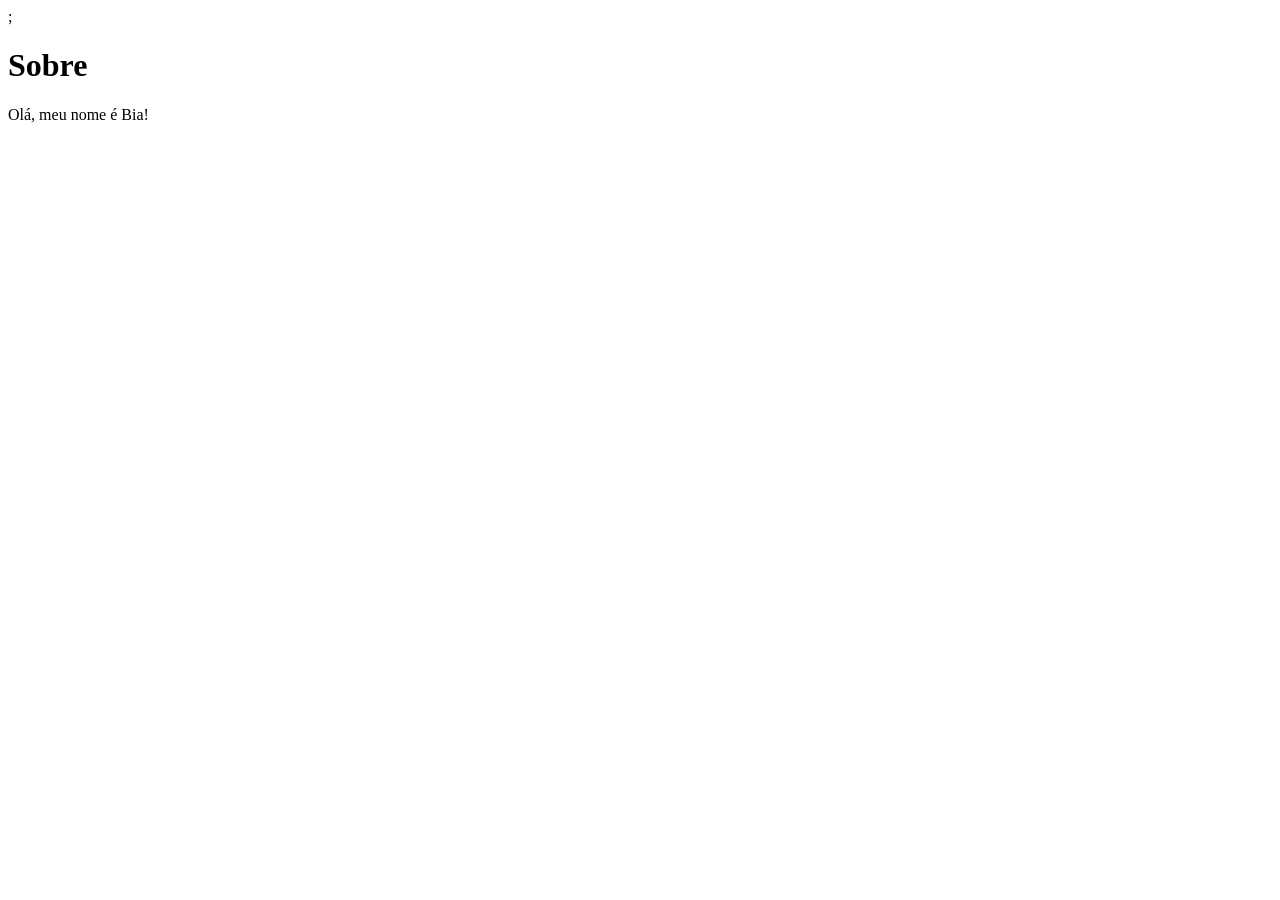
<file: nivel1/index.html>
<!DOCTYPE html>
<html lang="pt-br"> <!--idioma desejado<!-->

<head> <!--cabeça do documento<!-->
    <meta charset="UTF-8"> <!--caracteres utilizados<!-->;
    <meta name="viewport" content="width=device-width, initial-scale=1.0">
    <title>Document</title> <!--dados ocultos<!-->
</head>

<body>
    <h1>Sobre</h1>
    <p>Olá, meu nome é Bia!</p>
</body>

</html>
</file>
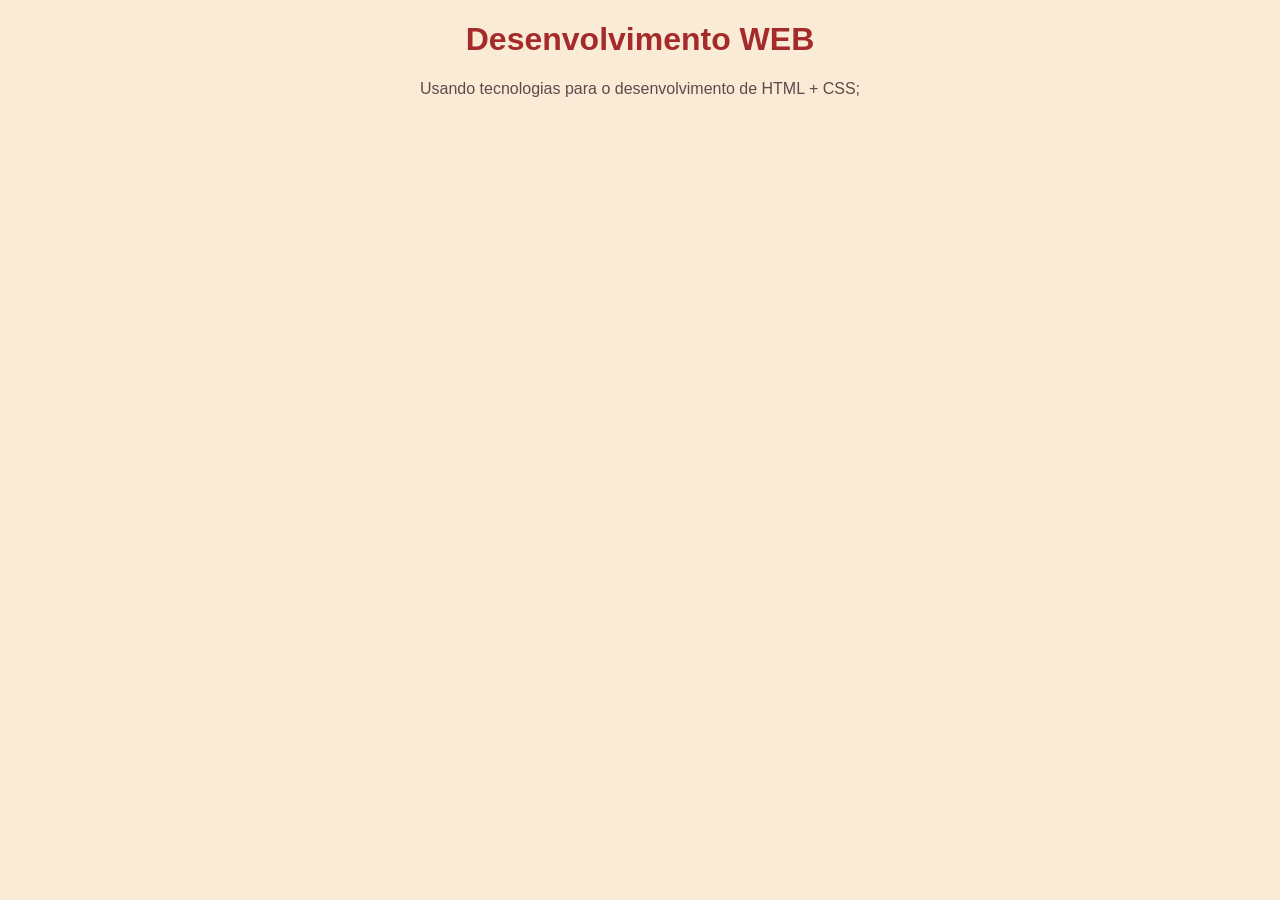
<file: nivel2/index.html>
<!DOCTYPE html>
<html lang="en">
<head>
    <meta charset="UTF-8">
    <meta name="viewport" content="width=device-width, initial-scale=1.0">
    <title>Exemplo 2</title>

    <style>
        body {
            background-color: antiquewhite;
            font-family:Verdana, Geneva, Tahoma, sans-serif;
        }

        h1{
            color:brown;
            text-align: center;
        }

        p{
            text-align: center;
            color: #614949;
        }
    </style>

</head>
<body>
    <h1>Desenvolvimento WEB</h1>
    <p>Usando tecnologias para o desenvolvimento de HTML + CSS;</p>
</body>
</html>
</file>
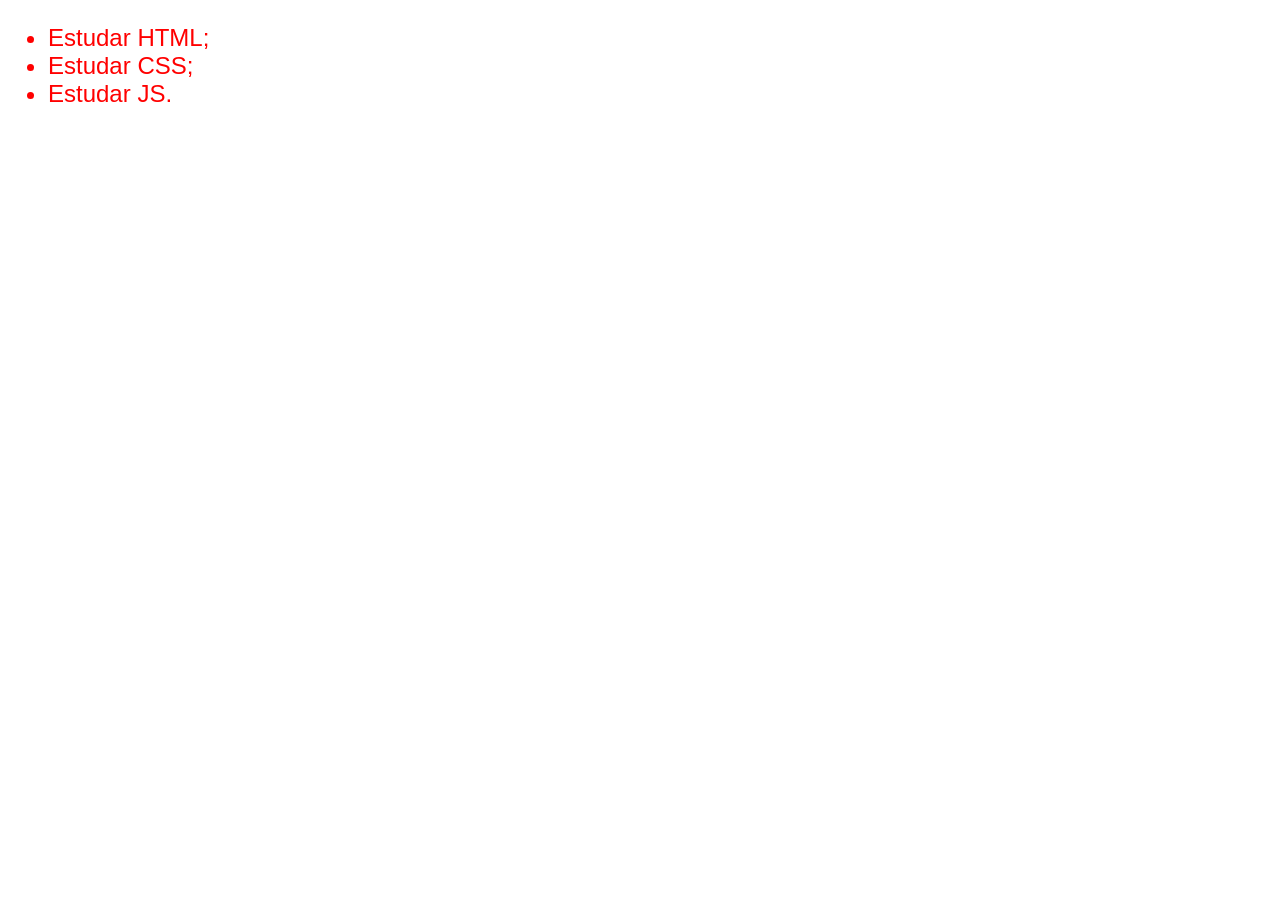
<file: nivel3/index.html>
<!DOCTYPE html>
<html lang="pt-br">
<head>
    <meta charset="UTF-8">
    <meta name="viewport" content="width=device-width, initial-scale=1.0">
    <title>Lista</title>

<style>
    ul{
        font-size: 24px;
        font-family: Arial, Helvetica, sans-serif;
        color: rgb(255, 0, 0);
    }
</style>

</head>
<body>
    <ul>
        <li>Estudar HTML;</li>
        <li>Estudar CSS;</li>
        <li>Estudar JS.</li>
    </ul>
</body>
</html>
</file>
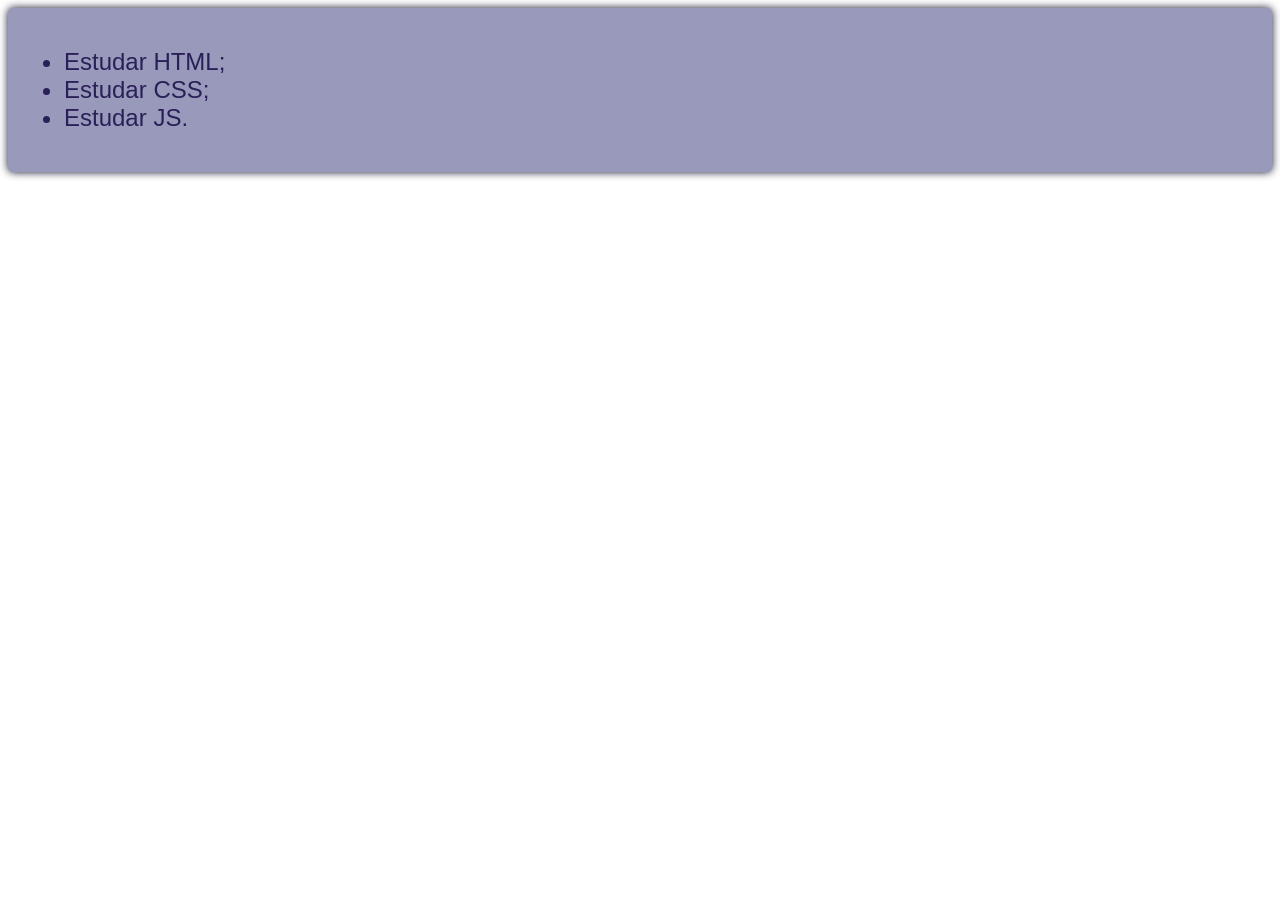
<file: nivel4/index.html>
<!DOCTYPE html>
<html lang="pt-br">

<head>
    <meta charset="UTF-8">
    <meta name="viewport" content="width=device-width, initial-scale=1.0">
    <title>Lista</title>

    <style>
        ul {
            font-size: 24px;
            font-family: Arial, Helvetica, sans-serif;
            color: rgb(41, 32, 87);
        }
    </style>

</head>

<body>
    <div style="background-color: rgb(153, 153, 187); padding: 16px; border-radius: 5px; box-shadow: 0 0 8px #110e27;">
        <ul>
            <li>Estudar HTML;</li>
            <li>Estudar CSS;</li>
            <li>Estudar JS.</li>
        </ul>

    </div>

</body>

</html>
</file>
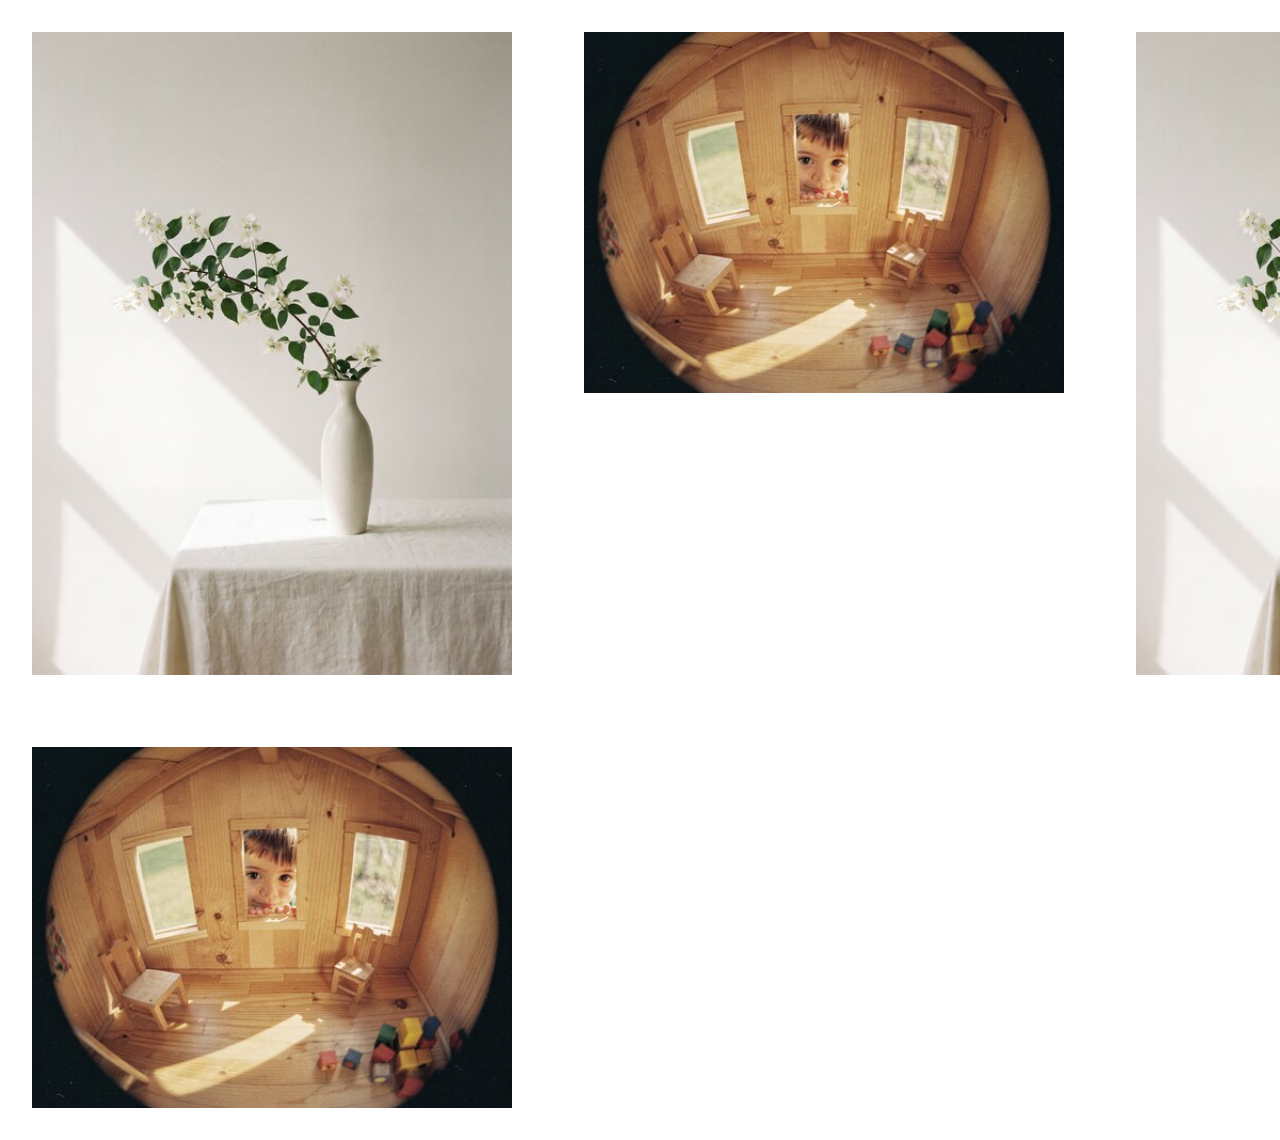
<file: nivel5/index.html>
<!DOCTYPE html>
<html lang="pt-br">

<head>
    <meta charset="UTF-8">
    <meta name="viewport" content="width=device-width, initial-scale=1.0">
    <title>Imagens</title>
    <link rel="stylesheet" href="style.css">

    <style>
        ul {
            font-size: 24px;
            font-family: Arial, Helvetica, sans-serif;
            color: rgb(41, 32, 87);
        }
    </style>

</head>

<body>
    <div class = "galeria">
        <img src="img/img1.jpeg" alt="" width="480px">
        <img src="img/img2.jpg" alt="" width="480px">
        <img src="img/img1.jpeg" alt="" width="480px">
        <img src="img/img2.jpg" alt="" width="480px">
    </div>

</body>

</html>
</file>
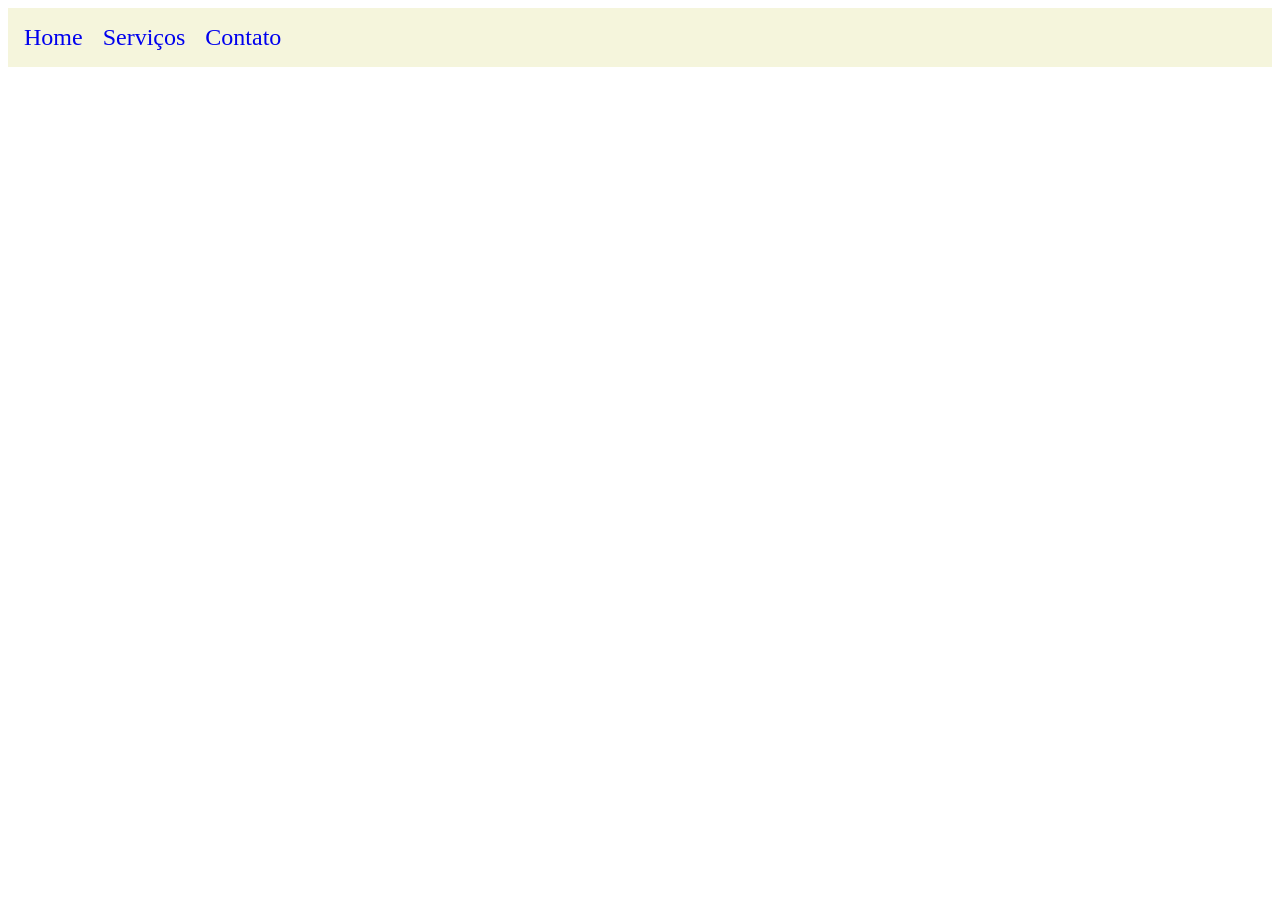
<file: nivel6/index.html>
<!DOCTYPE html>
<html lang="pt-br">
<head>
    <meta charset="UTF-8">
    <meta name="viewport" content="width=device-width, initial-scale=1.0">
    <title>Document</title>
    <link rel="stylesheet" href="style.css">
</head>
<body>
    <nav>
        <a href="#">Home</a>
        <a href="#">Serviços</a>
        <a href="#">Contato</a>
    </nav>
</body>
</html>
</file>
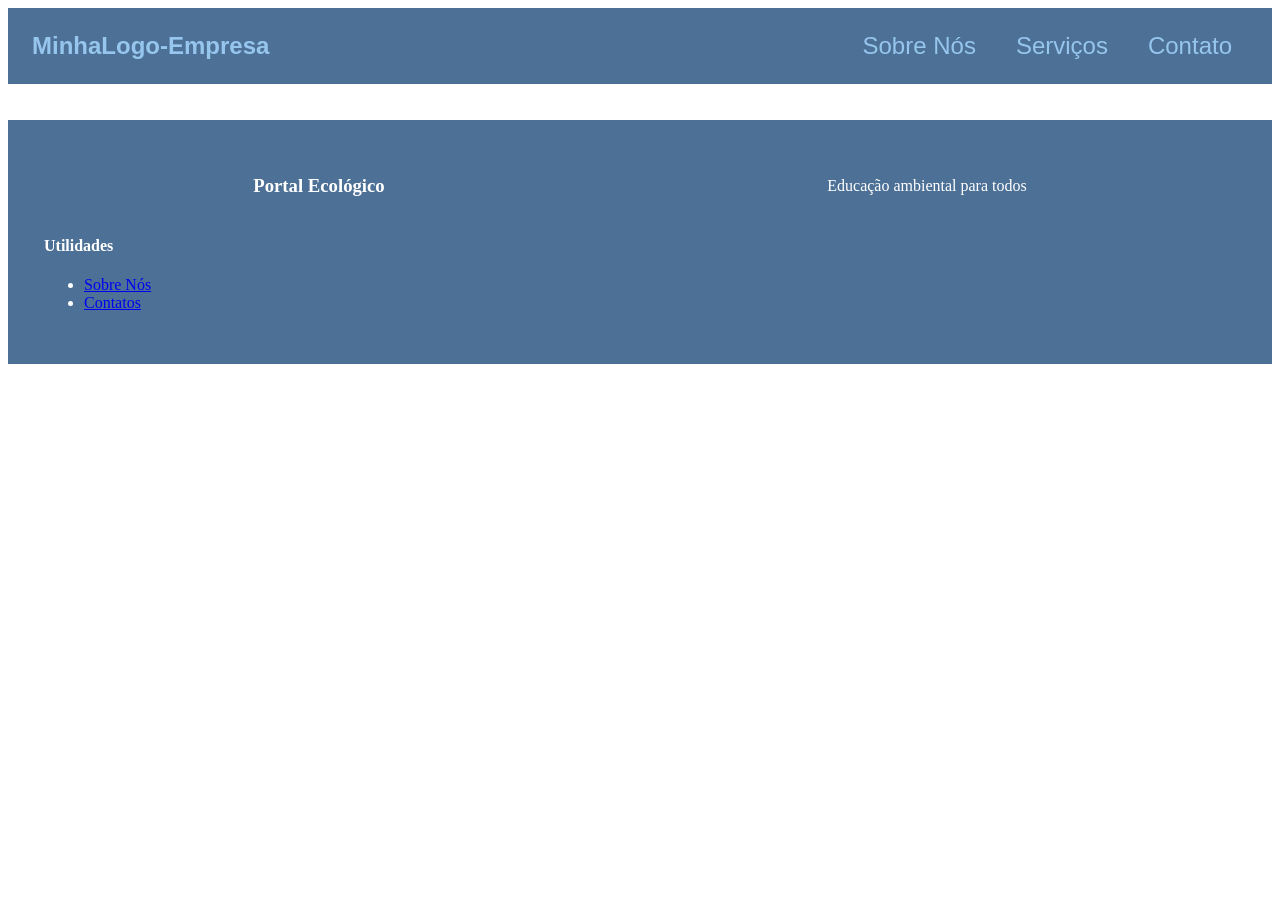
<file: nivel7/index.html>
<!DOCTYPE html>
<html lang="pt-br">

<head>
    <meta charset="UTF-8">
    <meta name="viewport" content="width=device-width, initial-scale=1.0">
    <title>Document</title>
    <link rel="stylesheet" href="style.css">
</head>

<body>
    <header>
        <nav class="menu">
            <div class="logo">MinhaLogo-Empresa</div>
            <ul class="nav-links">
                <li><a href="#">Sobre Nós</a></li>
                <li> <a href="#">Serviços</a></li>
                <li><a href="#">Contato</a></li>
            </ul>

        </nav>
    </header>
    <main>


    </main>
    <footer class="rodape-principal">
        <div class="container-rodape">
            <h3>Portal Ecológico</h3>
            <p>Educação ambiental para todos</p>
        </div>
        <div>
            <h4>Utilidades</h4>
            <ul class="lista-rodape">
                <li><a href="#">Sobre Nós</a></li>
                <li> <a href="#">Contatos</a></li>
            </ul>
        </div>
    </footer>
</body>

</html>
</file>
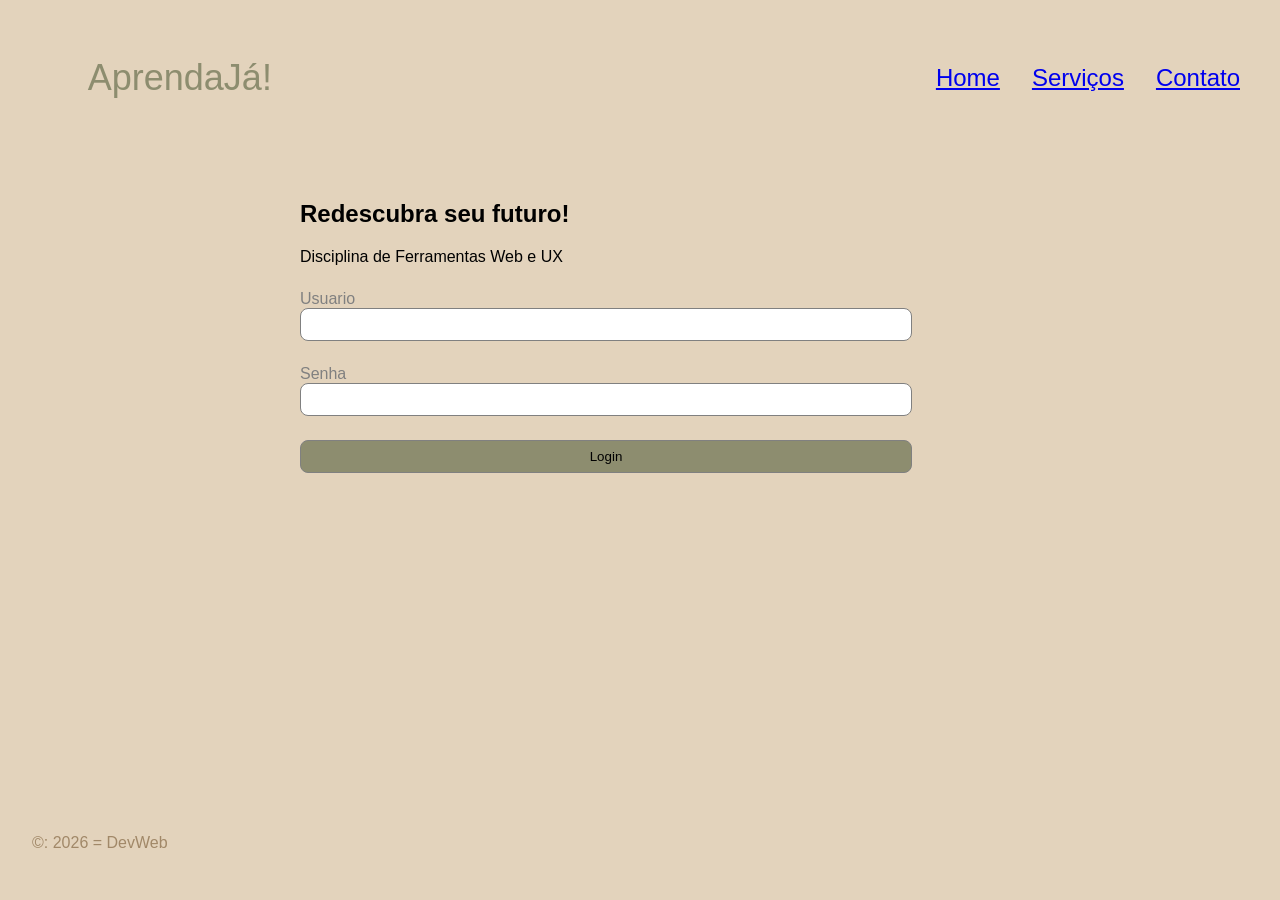
<file: nivel8/index.html>
<!DOCTYPE html>
<html lang="pt-br">

<head>
    <meta charset="UTF-8">
    <meta name="viewport" content="width=device-width, initial-scale=1.0">
    <title>AprendaJá! </title>
    <link rel="stylesheet" href="style.css">

</head>

<body>
    <header>
        <div class="logo">AprendaJá!</div>
        <img src="logo.png" alt="" class="logo-img">

        <ul class="nav-links">
            <li><a href="index.html">Home</a></li>
            <li> <a href="servicos.html">Serviços</a></li>
            <li><a href="contato.html">Contato</a></li>
        </ul>
    </header>

    <section>
        <h2>Redescubra seu futuro!</h2>
        <p>Disciplina de Ferramentas Web e UX</p>
        <form>
            <label>
                <div>Usuario</div>
                <input type="email">
            </label>
            <label>
                <div>Senha</div>
                <input type="password">
            </label>
            <button>Login</button>
        </form>
    </section>

    <footer>
        <p>&copy: 2026 = DevWeb</p>
    </footer>

    <script src="menu.js"></script>
</body>

</html>
</file>
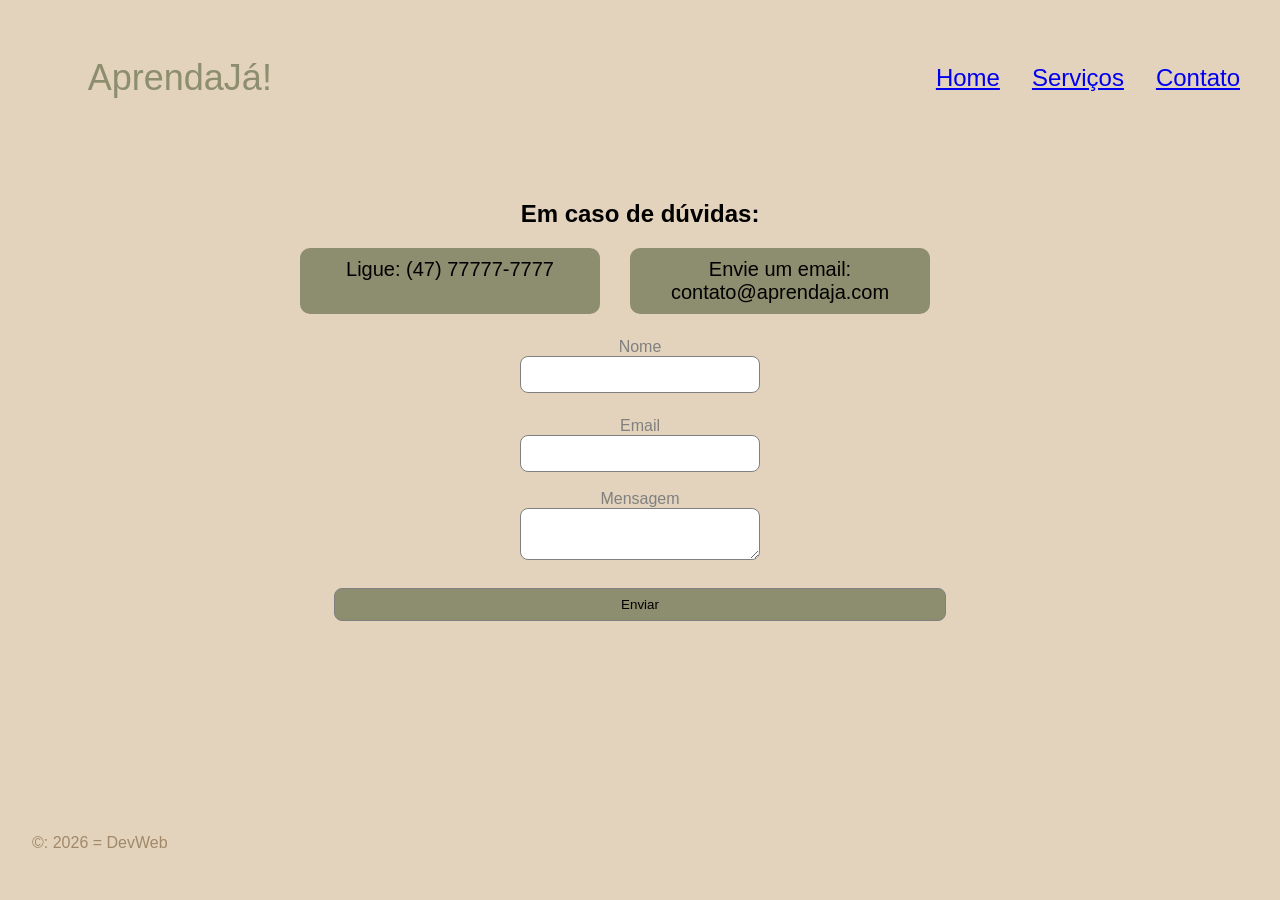
<file: nivel8/contato.html>
<!DOCTYPE html>
<html lang="pt-br">

<head>
    <meta charset="UTF-8">
    <meta name="viewport" content="width=device-width, initial-scale=1.0">
    <title>AprendaJá! </title>
    <link rel="stylesheet" href="contato.css">

</head>

<body>
    <header>
        <div class="logo">AprendaJá!</div>
        <img src="logo.png" alt="" class="logo-img">

        <ul class="nav-links">
            <li><a href="index.html">Home</a></li>
            <li> <a href="servicos.html">Serviços</a></li>
            <li><a href="#">Contato</a></li>
        </ul>
    </header>

    <section>
        <h2>Em caso de dúvidas:</h2>
        <div class="info">
            <span>Ligue: (47) 77777-7777</span>
            <span>Envie um email: contato@aprendaja.com</span>
        </div>
         <form>
            <label>
                <div>Nome</div>
                <input type="email">
            </label>
            <label>
                <div>Email</div>
                <input type="password">
                <br><br>
                <div>Mensagem</div>
                <textarea name="message" id="message"></textarea>
            </label>
            <button>Enviar</button>
        </form>
    </section>

    <footer>
        <p>&copy: 2026 = DevWeb</p>
    </footer>

    <script src="menu.js"></script>
</body>
</file>
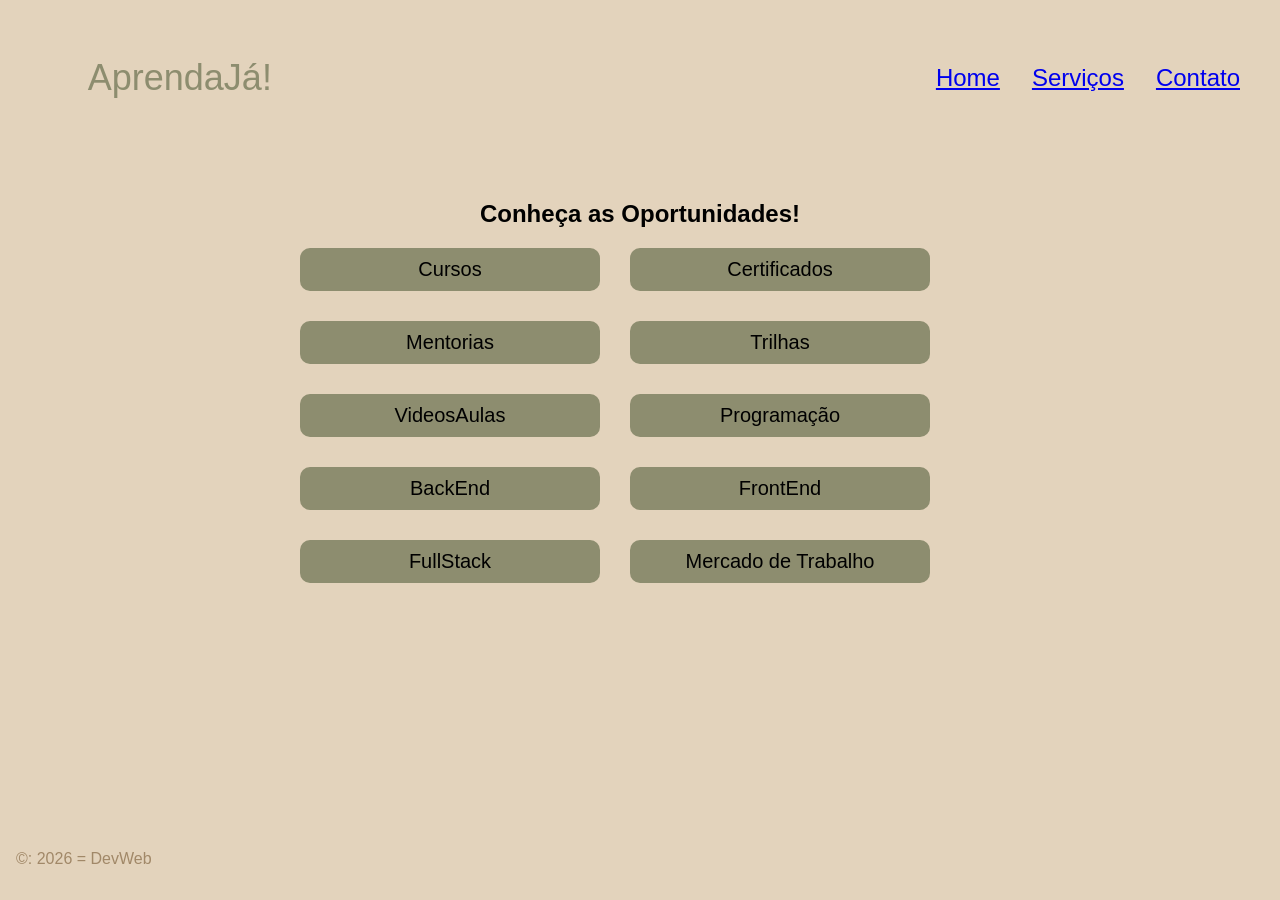
<file: nivel8/servicos.html>
<!DOCTYPE html>
<html lang="en">

<head>
    <meta charset="UTF-8">
    <meta name="viewport" content="width=device-width, initial-scale=1.0">
    <title>Serviços</title>
    <link rel="stylesheet" href="servicos.css">
</head>
<header>
    <div class="logo">AprendaJá!</div>
    <img src="logo.png" alt="" class="logo-img">
    <div class="menu-icon" onclick='togglerMenu()''>

            <img src="menu.svg" alt="">
        </div>
        <ul class="nav-links">
            <li><a href="index.html">Home</a></li>
            <li> <a href="servicos.html">Serviços</a></li>
            <li><a href="contato.html">Contato</a></li>
        </ul>
    </header>
<body>
 <section>
        <h2>Conheça as Oportunidades!</h2>
                <div class = "color">
                    <span>Cursos</span>
                    <span>Certificados</span>
                    <span>Mentorias</span>
                    <span>Trilhas</span>
                    <span>VideosAulas</span>
                    <span>Programação</span>
                    <span>BackEnd</span>
                    <span>FrontEnd</span>
                    <span>FullStack</span>
                     <span>Mercado de Trabalho</span>

                </div>
    </section>
</body>
<footer>
<p>&copy: 2026 = DevWeb</p>
</footer>
</html>
</file>
<file: nivel5/style.css>
.galeria img{
    margin: 24px;
}

.galeria{
    display: grid;
    grid-template-columns: repeat(3, 1fr);
    gap: 24px;
}
</file>
<file: nivel6/style.css>
nav{
    background-color: beige;
    padding: 16px;
}

nav a{
    margin-right: 16px;
    text-decoration: none;
    font-size: 24px;
}
</file>
<file: nivel7/style.css>
:root {
    --cor-principal: #ffffff;

}


.menu {
    display: flex;
    justify-content: space-between;
    align-items: center;
    background: rgb(77, 113, 150);
    padding: 8px 24px;
}

.logo {
    color: rgb(150, 197, 238);
    font-size: 24px;
    font-weight: bold;
    font-family: 'Segoe UI', Tahoma, Geneva, Verdana, sans-serif;

}

.nav-links {
    list-style: none;
    display: flex;
    gap: 24px;
}

.nav-links a {
    color: rgb(150, 197, 238);
    font-family: 'Segoe UI', Tahoma, Geneva, Verdana, sans-serif;
}

.nav-links a:hover {
    color: rgb(63, 93, 123)
}


nav {
    background-color: beige;
    padding: 16px;
}

nav a {
    margin-right: 16px;
    text-decoration: none;
    font-size: 24px;
}

.rodape-principal {
    background-color: rgb(77, 113, 150);
    color: var(--cor-principal);
    padding: 36px;
    margin-top: 36px;
}

.container-rodape {
    display: flex;
    justify-content: space-around;
    align-items: center;
    gap: 24px;

}

.lista-rodade {
    list-style: none;
    color: var(--cor-principal);

}
</file>
<file: nivel8/style.css>
* {
    box-sizing: border-box;
}

body {
    background-color: rgb(227, 211, 188);
    margin: 0;
    padding: 0;
    font-family: 'Gill Sans', 'Gill Sans MT', Calibri, 'Trebuchet MS', sans-serif;
    min-height: 100vh;
    display: grid;
    grid-template-rows: min-content 1fr min-content;
}

header {
    display: flex;
    width: 100%;
    justify-content: space-between;
    align-items: center;
    padding: 24px;
    color: rgb(141, 141, 111);
}

.logo {
    margin: 8px;
    padding: 8px;
    width: 24%;
    text-align: center;
    font-size: 36px;
}

.links {
    margin: 8px;
    padding: 8px;
    width: 76%;
    display: flex;
    flex-direction: row;
    justify-content: flex-end;
}

ul {
    list-style: none;
    display: inline-block;
    display: flex;
    font-size: 24px;
}

ul li {
    margin: 16px;
    align-self: flex-end;
}

.menu-icon {
    display: none;
    cursor: pointer;
    padding: 16px;
}

section {
    padding: 24px;
    max-width: 728px;
    width: 100vw;
    margin: 0 auto;
}

section form label {
    display: block;
    margin: 24px 0;
    color: gray;

}

section form input {
    padding: 8px;
    border-radius: 8px;
    border: 1px solid grey;
    width: 90%;

}

section form button {
    padding: 8px;
    border-radius: 8px;
    border: 1px solid grey;
    width: 90%;
    background-color: rgb(141, 141, 111);
    color: black;

}

footer {
    margin: 16px;
    padding: 16px;
    width: 100%;
    display: flex;
    flex-direction: row;
    color: rgb(161, 136, 104);
}

.service {
    width: 50px;
    height: 50px;
    background-color: rgb(67, 94, 67);
    border-radius: 8px;
    display: flex;
    align-items: center;
}

.logo-img {
    width: 70px;
    border-radius: 32px;
    position: absolute;
    right: 1600px;
}



@media (max-width: 768px) {
    .links {
        display: none;
        flex-direction: column;
        position: absolute;
        top: 64px;
        right: 0;
        width: 100%;
        background-color: rgb(161, 136, 104);
    }

    .links.active {
        display: flex;
    }

    .menu-icon {
        display: block;
    }

    ul {
        flex-direction: column;
        width: 100%;
        text-align: center;
    }

    ul li {
        margin: 24px;
    }

}
</file>
<file: nivel8/contato.css>
* {
    box-sizing: border-box;
}

h2 {
    text-align: center;
}

body {
    background-color: rgb(227, 211, 188);
    margin: 0;
    padding: 0;
    font-family: 'Gill Sans', 'Gill Sans MT', Calibri, 'Trebuchet MS', sans-serif;
    min-height: 100vh;
    display: grid;
    grid-template-rows: min-content 1fr min-content;
}

header {
    display: flex;
    width: 100%;
    justify-content: space-between;
    align-items: center;
    padding: 24px;
    color: rgb(141, 141, 111);
}

.logo {
    margin: 8px;
    padding: 8px;
    width: 24%;
    text-align: center;
    font-size: 36px;
}

.links {
    margin: 8px;
    padding: 8px;
    width: 76%;
    display: flex;
    flex-direction: row;
    justify-content: flex-end;
}

ul {
    list-style: none;
    display: inline-block;
    display: flex;
    font-size: 24px;
}

ul li {
    margin: 16px;
    align-self: flex-end;
}

.menu-icon {
    display: none;
    cursor: pointer;
    padding: 16px;
}

footer {
    margin: 16px;
    padding: 16px;
    width: 100%;
    display: flex;
    flex-direction: row;
    color: rgb(161, 136, 104);
}

section {
    padding: 24px;
    max-width: 728px;
    width: 100vw;
    margin: 0 auto;
    justify-items: center;
    align-items: center;
    text-align: center;
}

.info {
    display: flex;
    gap: 30px;
    flex-wrap: wrap;
    font-size: 20px;
}

.info span {
    width: 300px;
    align-items: center;
    text-align: center;
    border: 2px;
    background-color: rgb(141, 141, 111);
    padding: 10px 20px;
    border-radius: 10px;
}

.logo-img {
    width: 70px;
    border-radius: 32px;
    position: absolute;
    right: 1600px;
}

section form label {
    display: block;
    margin: 24px 0;
    color: gray;

}

section form input {
    padding: 10px;
    border-radius: 8px;
    border: 1px solid grey;
    width: 240px;

}

section form button {
    padding: 8px;
    border-radius: 8px;
    border: 1px solid grey;
    width: 90%;
    background-color: rgb(141, 141, 111);
    color: black;

}

section form textarea{
     padding: 10px;
    border-radius: 8px;
    border: 1px solid grey;
    width: 240px;
}
</file>
<file: nivel8/servicos.css>
* {
    box-sizing: border-box;
}

body {
    background-color: rgb(227, 211, 188);
    margin: 0;
    padding: 0;
    font-family: 'Gill Sans', 'Gill Sans MT', Calibri, 'Trebuchet MS', sans-serif;
    min-height: 100vh;
    display: grid;
    grid-template-rows: min-content 1fr min-content;
}

header {
    display: flex;
    width: 100%;
    justify-content: space-between;
    align-items: center;
    padding: 24px;
    color: rgb(141, 141, 111);
}

.logo {
    margin: 8px;
    padding: 8px;
    width: 24%;
    text-align: center;
    font-size: 36px;
}

.links {
    margin: 8px;
    padding: 8px;
    width: 76%;
    display: flex;
    flex-direction: row;
    justify-content: flex-end;
}

ul {
    list-style: none;
    display: inline-block;
    display: flex;
    font-size: 24px;
}

ul li {
    margin: 16px;
    align-self: flex-end;
}

.menu-icon {
    display: none;
    cursor: pointer;
    padding: 16px;
}

section {
    padding: 24px;
    max-width: 728px;
    width: 100vw;
    margin: 0 auto;
    justify-items: center;
    align-items: center;
    text-align: center;
}

.color {
    display: flex;
    gap: 30px;
    flex-wrap: wrap;
    font-size: 20px;
}

.color span {
    width: 300px;
    align-items: center;
    text-align: center;
    border: 2px;
    background-color: rgb(141, 141, 111);
    padding: 10px 20px;
    border-radius: 10px;
}

.logo-img {
    width: 70px;
    border-radius: 32px;
    position: absolute;
    right: 1610px;
}

footer {
    margin: 0px;
    padding: 16px;
    width: 100%;
    display: flex;
    flex-direction: row;
    color: rgb(161, 136, 104);
}



@media (max-width: 768px) {
    .links {
        display: none;
        flex-direction: column;
        position: absolute;
        top: 64px;
        right: 0;
        width: 100%;
        background-color: rgb(161, 136, 104);
    }

    .links.active {
        display: flex;
    }

    .menu-icon {
        display: block;
    }

    ul {
        flex-direction: column;
        width: 100%;
        text-align: center;
    }

    ul li {
        margin: 24px;
    }

}
</file>
